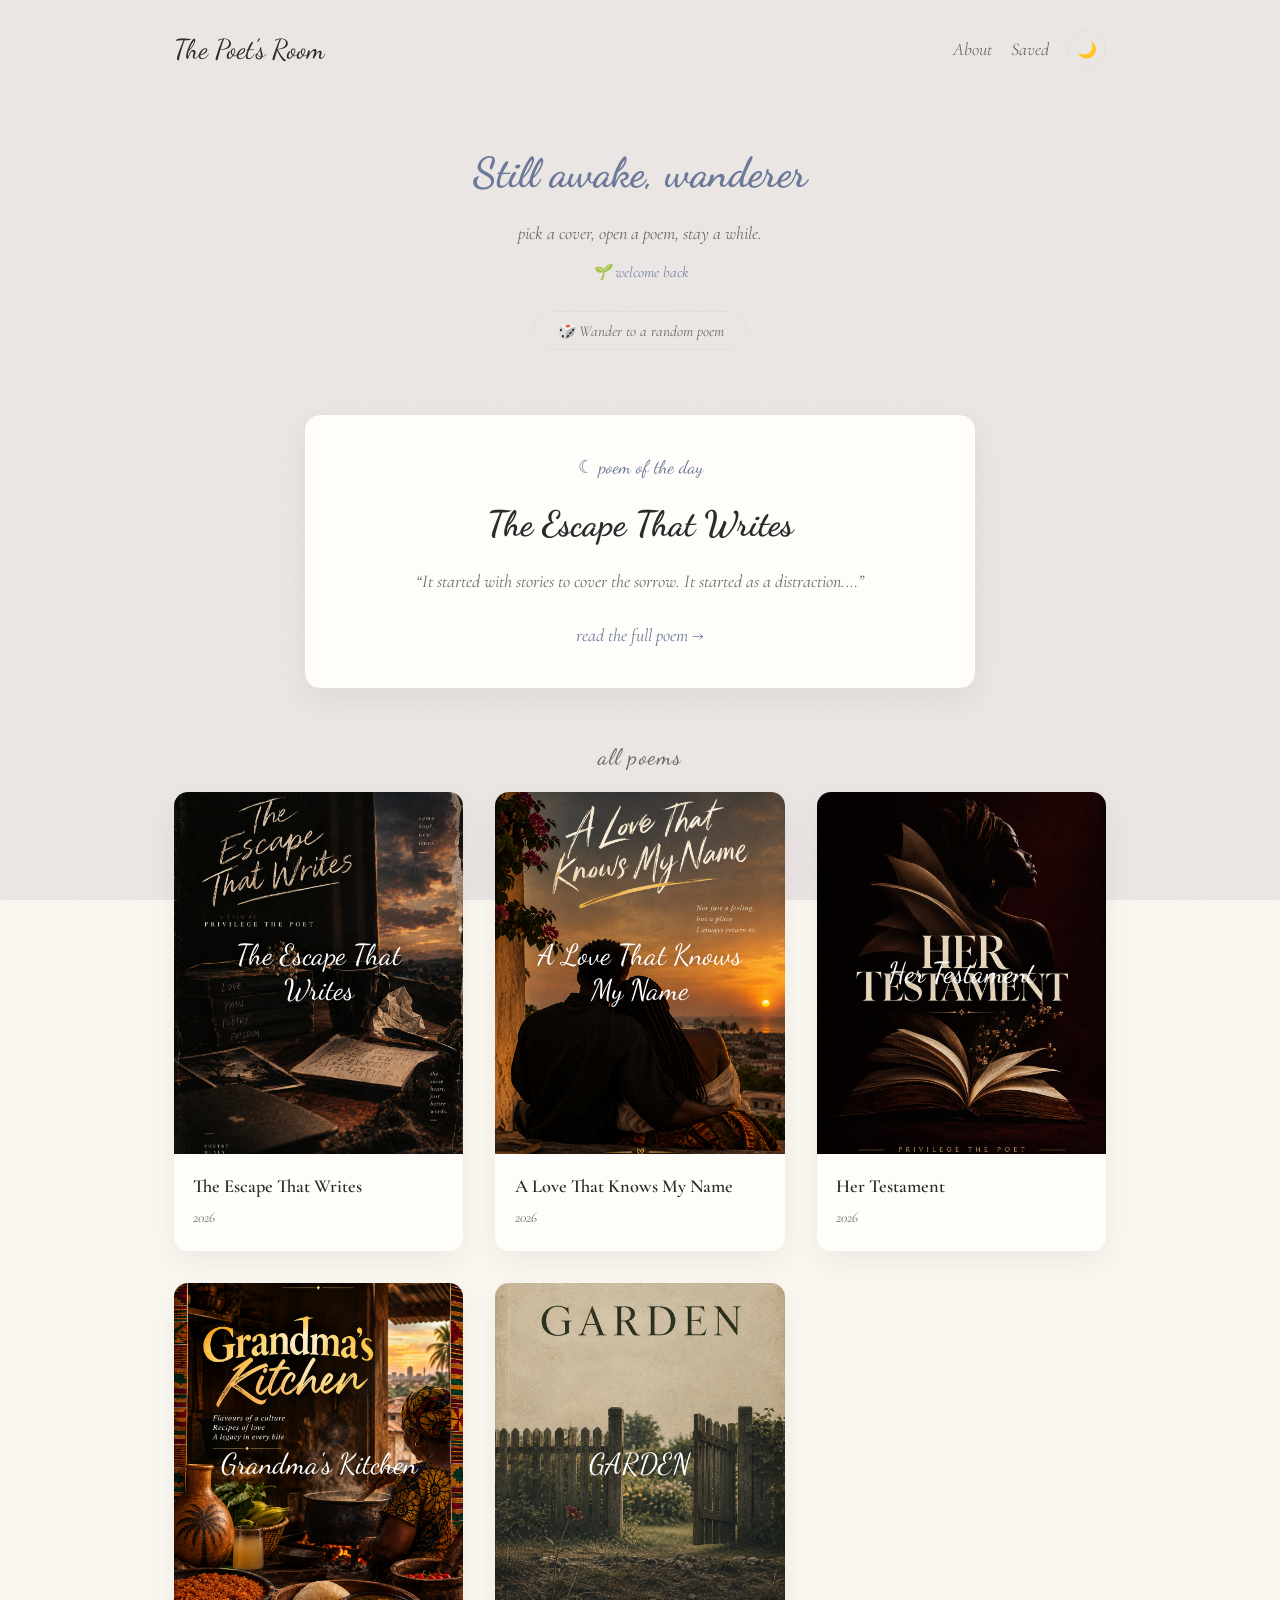
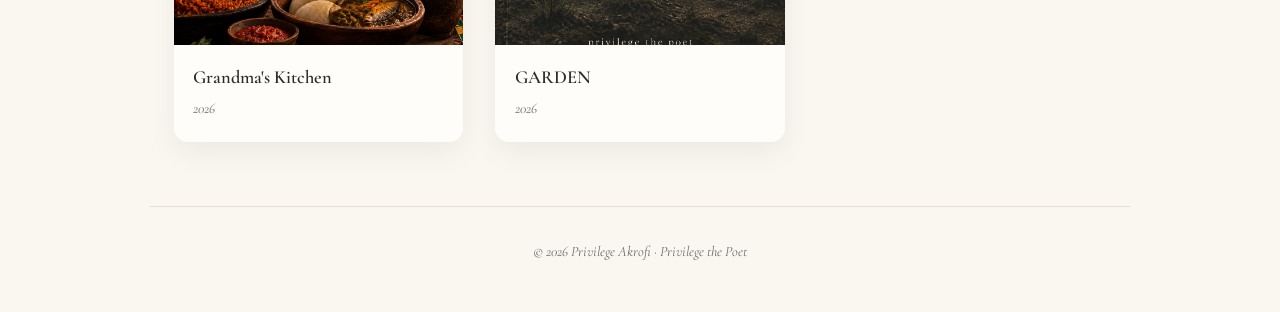
<file: index.html>
<!DOCTYPE html>
<html lang="en">
<head>
  <meta charset="UTF-8" />
  <meta name="viewport" content="width=device-width, initial-scale=1.0" />
  <title>The Poet's Room</title>
  <meta name="description" content="A quiet place for words — poems by Privilege Akrofi (Privilege the Poet)." />
  <link rel="alternate" type="application/rss+xml" title="The Poet's Room" href="feed.xml" />
  <link rel="preconnect" href="https://fonts.googleapis.com" />
  <link rel="preconnect" href="https://fonts.gstatic.com" crossorigin />
  <link href="https://fonts.googleapis.com/css2?family=Cormorant+Garamond:ital,wght@0,400;0,600;1,400;1,600&family=Dancing+Script:wght@500;700&display=swap" rel="stylesheet" />
  <link rel="stylesheet" href="style.css" />
</head>
<body class="loading">

  <div class="scroll-progress" id="scroll-progress"></div>

  <div id="welcome">
    <div class="welcome-inner">
      <h1 class="welcome-title">The Poet's Room</h1>
      <p class="welcome-sub">a quiet place for words</p>
    </div>
  </div>

  <header class="site-header">
    <a href="index.html" class="brand">The Poet's Room</a>
    <nav>
      <a href="about.html">About</a>
      <a href="saved.html">Saved</a>
      <button id="theme-toggle" aria-label="Toggle dark mode">🌙</button>
    </nav>
  </header>

  <main>
    <section class="hero">
      <h2 class="hero-title" id="greeting">Welcome, wanderer</h2>
      <p class="hero-sub">pick a cover, open a poem, stay a while.</p>
      <p class="streak" id="streak"></p>
      <div class="hero-actions">
        <button id="wander-btn" class="btn-soft">🎲 Wander to a random poem</button>
      </div>
    </section>

    <section class="featured" id="featured"></section>

    <section class="poem-grid-section">
      <h3 class="section-label">all poems</h3>
      <div class="poem-grid" id="poem-grid"></div>
    </section>
  </main>

  <footer class="site-footer">
    <p>&copy; <span id="year"></span> Privilege Akrofi · Privilege the Poet</p>
  </footer>

  <script src="poems.js"></script>
  <script src="script.js"></script>
</body>
</html>
</file>
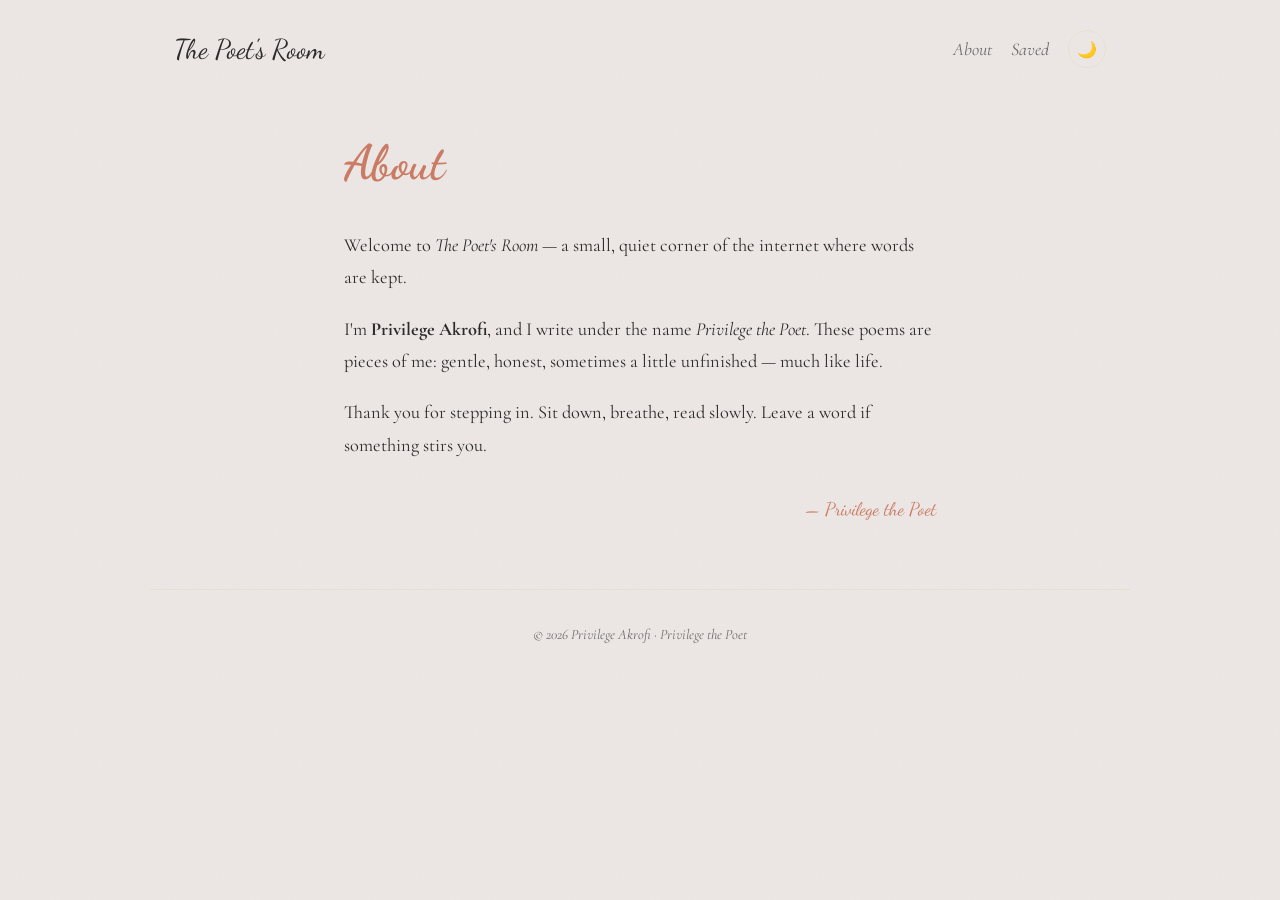
<file: about.html>
<!DOCTYPE html>
<html lang="en">
<head>
  <meta charset="UTF-8" />
  <meta name="viewport" content="width=device-width, initial-scale=1.0" />
  <title>About — The Poet's Room</title>
  <link rel="alternate" type="application/rss+xml" title="The Poet's Room" href="feed.xml" />
  <link rel="preconnect" href="https://fonts.googleapis.com" />
  <link rel="preconnect" href="https://fonts.gstatic.com" crossorigin />
  <link href="https://fonts.googleapis.com/css2?family=Cormorant+Garamond:ital,wght@0,400;0,600;1,400;1,600&family=Dancing+Script:wght@500;700&display=swap" rel="stylesheet" />
  <link rel="stylesheet" href="style.css" />
</head>
<body class="loading">

  <div class="scroll-progress" id="scroll-progress"></div>

  <header class="site-header">
    <a href="index.html" class="brand">The Poet's Room</a>
    <nav>
      <a href="about.html">About</a>
      <a href="saved.html">Saved</a>
      <button id="theme-toggle" aria-label="Toggle dark mode">🌙</button>
    </nav>
  </header>

  <main class="about-page">
    <h1 class="page-title">About</h1>
    <div class="about-body">
      <p>
        Welcome to <em>The Poet's Room</em> — a small, quiet corner of the
        internet where words are kept.
      </p>
      <p>
        I'm <strong>Privilege Akrofi</strong>, and I write under the name
        <em>Privilege the Poet</em>. These poems are pieces of me: gentle,
        honest, sometimes a little unfinished — much like life.
      </p>
      <p>
        Thank you for stepping in. Sit down, breathe, read slowly.
        Leave a word if something stirs you.
      </p>
      <p class="signature">— Privilege the Poet</p>
    </div>
  </main>

  <footer class="site-footer">
    <p>&copy; <span id="year"></span> Privilege Akrofi · Privilege the Poet</p>
  </footer>

  <script src="poems.js"></script>
  <script src="script.js"></script>
</body>
</html>
</file>
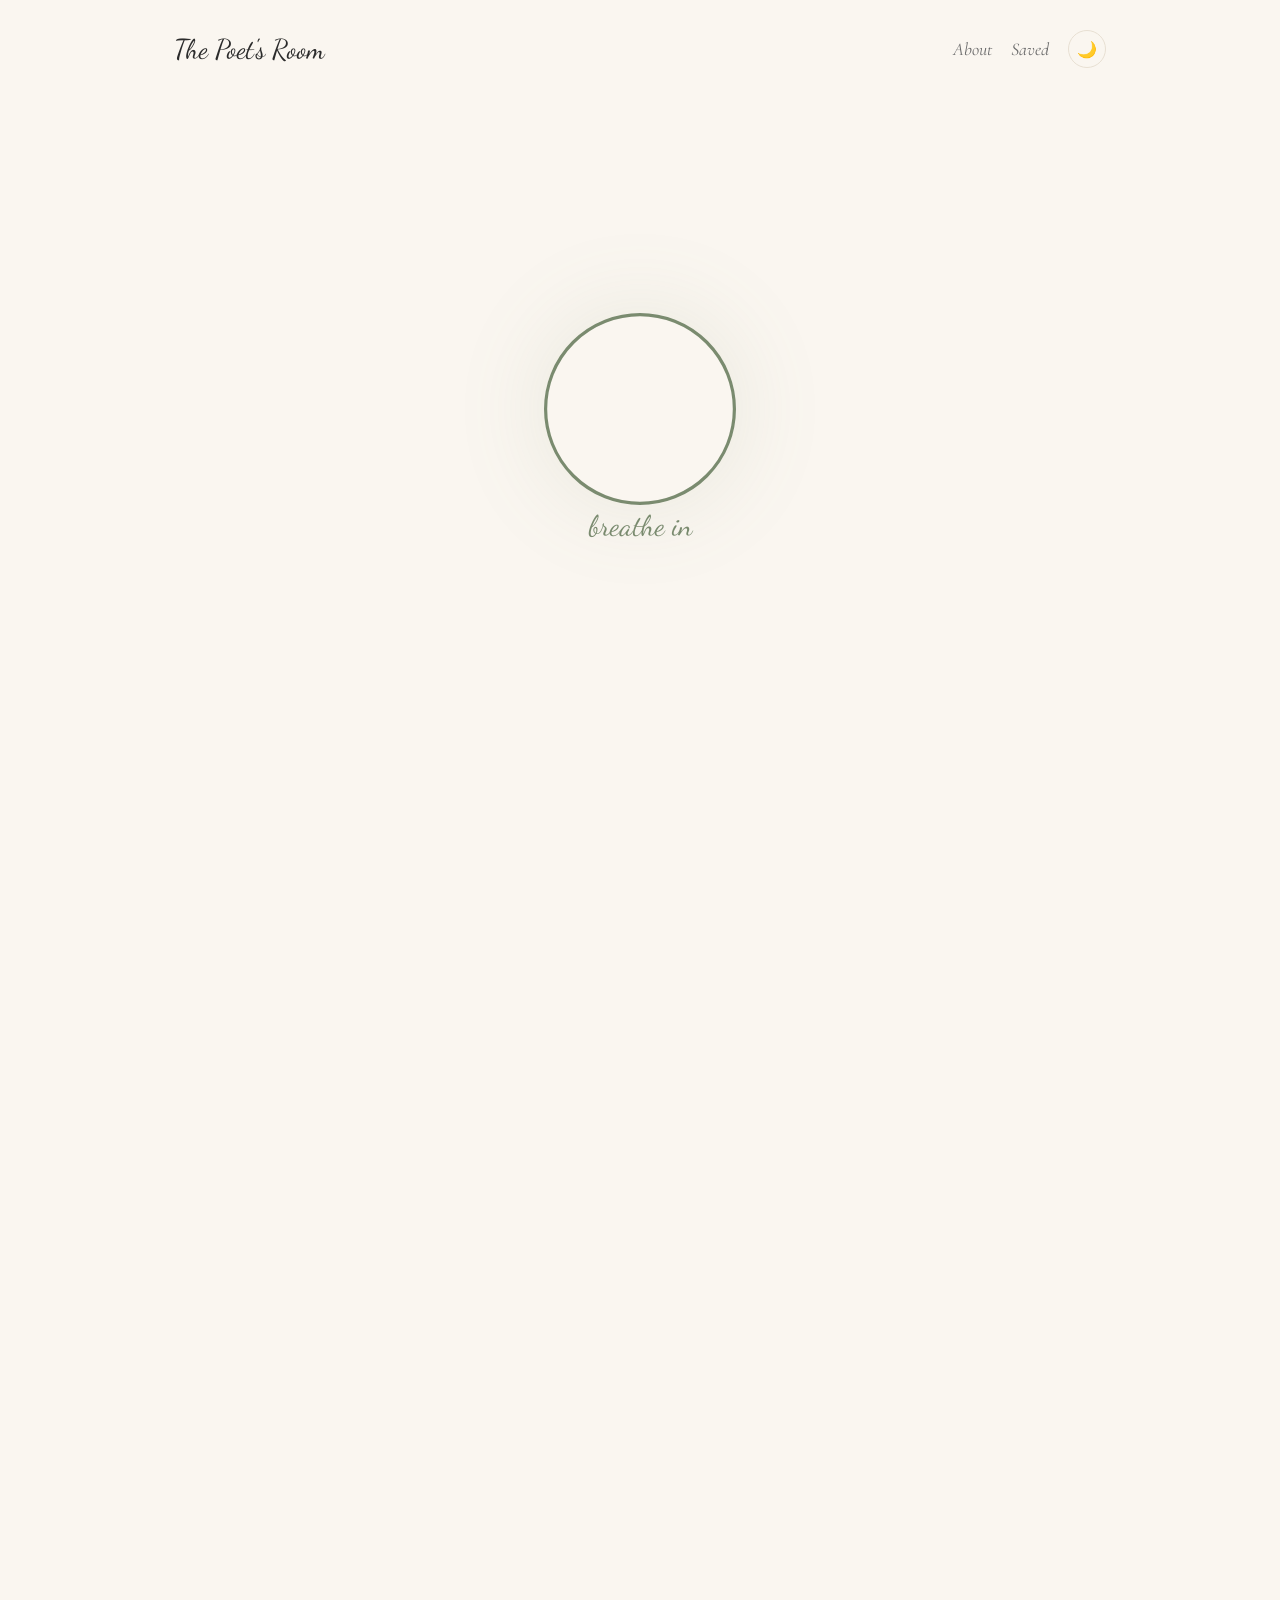
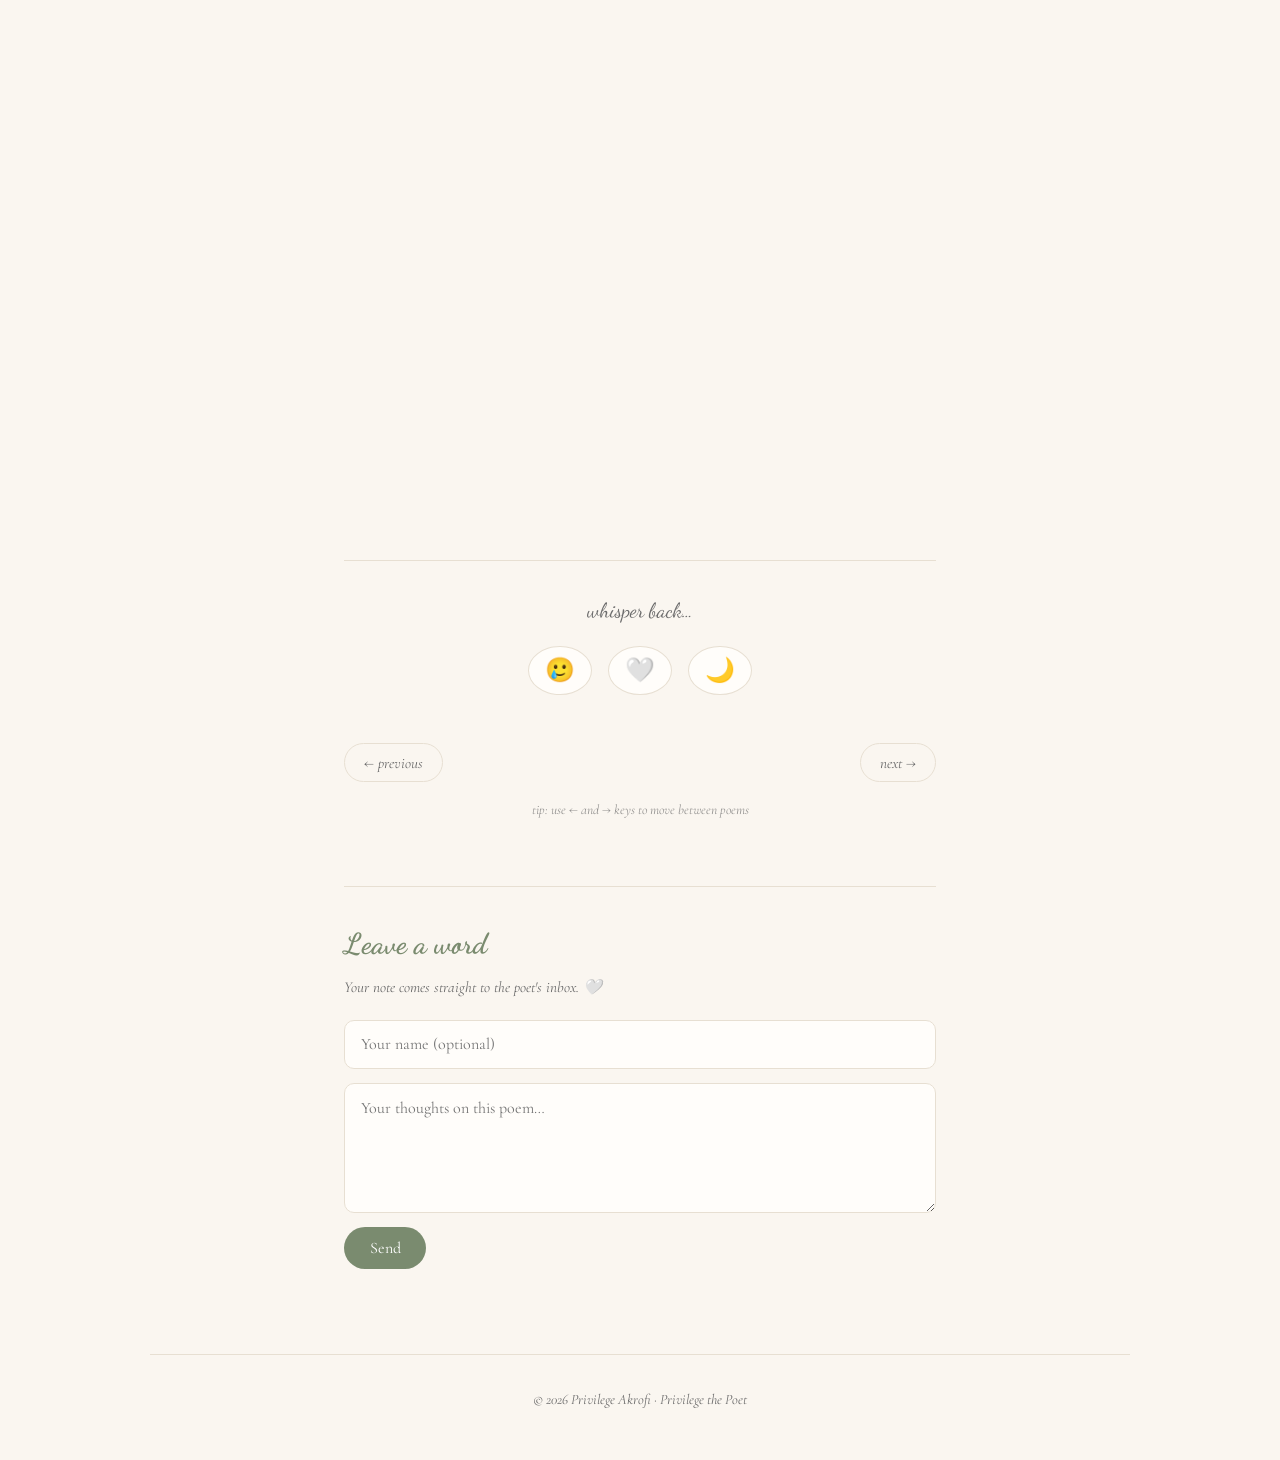
<file: poem.html>
<!DOCTYPE html>
<html lang="en">
<head>
  <meta charset="UTF-8" />
  <meta name="viewport" content="width=device-width, initial-scale=1.0" />
  <title>Poem — The Poet's Room</title>
  <meta name="description" content="A poem from The Poet's Room." />
  <link rel="alternate" type="application/rss+xml" title="The Poet's Room" href="feed.xml" />
  <link rel="preconnect" href="https://fonts.googleapis.com" />
  <link rel="preconnect" href="https://fonts.gstatic.com" crossorigin />
  <link href="https://fonts.googleapis.com/css2?family=Cormorant+Garamond:ital,wght@0,400;0,600;1,400;1,600&family=Dancing+Script:wght@500;700&display=swap" rel="stylesheet" />
  <link rel="stylesheet" href="style.css" />
</head>
<body class="loading">

  <div class="scroll-progress" id="scroll-progress"></div>

  <header class="site-header">
    <a href="index.html" class="brand">The Poet's Room</a>
    <nav>
      <a href="about.html">About</a>
      <a href="saved.html">Saved</a>
      <button id="theme-toggle" aria-label="Toggle dark mode">🌙</button>
    </nav>
  </header>

  <main class="poem-page" id="poem-page">

    <div class="breath-overlay" id="breath-overlay">
      <div class="breath-circle" id="breath-circle"></div>
      <p class="breath-word" id="breath-word">breathe in</p>
    </div>

    <div class="poem-toolbar">
      <a href="index.html" class="back-link">← back to all poems</a>
      <div class="toolbar-actions">
        <button id="bookmark-btn" title="Save this poem">🤍</button>
        <button id="share-btn" title="Make a quote card">🖼️</button>
        <button id="voice-btn" title="Read this poem aloud">🔊</button>
        <button id="focus-toggle" title="Focus reading mode">📖</button>
        <button id="candle-btn" title="Sit with this poem">🕯️</button>
        <button id="font-down" title="Smaller text">A−</button>
        <button id="font-up" title="Larger text">A+</button>
      </div>
    </div>

    <article class="poem-article">
      <div class="poem-cover" id="poem-cover"></div>
      <h1 id="poem-title" class="poem-title"></h1>
      <p id="poem-meta" class="poem-meta"></p>
      <div id="poem-tags" class="poem-tags"></div>
      <div id="poem-body" class="poem-body"></div>
    </article>

    <section class="reactions">
      <p class="reactions-label">whisper back…</p>
      <div class="reaction-buttons">
        <button data-reaction="🥲 moved me" title="Moved me">🥲</button>
        <button data-reaction="🤍 loved it" title="Loved it">🤍</button>
        <button data-reaction="🌙 stayed with me" title="Stayed with me">🌙</button>
      </div>
      <p id="reaction-status" class="reaction-status"></p>
    </section>

    <nav class="poem-nav">
      <button id="prev-poem" class="nav-btn">← previous</button>
      <button id="next-poem" class="nav-btn">next →</button>
    </nav>
    <p class="keyboard-hint">tip: use ← and → keys to move between poems</p>

    <section class="comments">
      <h3>Leave a word</h3>
      <p class="comments-note">Your note comes straight to the poet's inbox. 🤍</p>
      <form id="comment-form" action="https://formspree.io/f/myezjoel" method="POST">
        <input type="hidden" name="poem" id="comment-poem" />
        <input type="text" name="name" placeholder="Your name (optional)" />
        <textarea name="message" rows="5" placeholder="Your thoughts on this poem…" required></textarea>
        <button type="submit">Send</button>
        <p id="form-status" class="form-status"></p>
      </form>
    </section>

    <div class="skip-hint" id="skip-hint">tap anywhere to skip</div>
  </main>

  <footer class="site-footer">
    <p>&copy; <span id="year"></span> Privilege Akrofi · Privilege the Poet</p>
  </footer>

  <div class="quote-modal" id="quote-modal" aria-hidden="true">
    <div class="quote-modal-inner">
      <button class="quote-close" id="quote-close" aria-label="Close">✕</button>
      <canvas id="quote-canvas" width="1080" height="1080"></canvas>
      <div class="quote-controls">
        <label for="quote-line-select">Pick a line</label>
        <select id="quote-line-select"></select>
        <div class="quote-actions">
          <button id="quote-download">Download</button>
          <button id="quote-copy">Copy</button>
        </div>
        <p class="quote-status" id="quote-status"></p>
      </div>
    </div>
  </div>

  <div class="candle-overlay" id="candle-overlay">
    <div class="candle-flame"></div>
    <p class="candle-time" id="candle-time">3:00</p>
    <p class="candle-hint">sit with this poem</p>
    <button class="candle-stop" id="candle-stop">✕ done</button>
  </div>

  <script src="poems.js"></script>
  <script src="script.js"></script>
</body>
</html>
</file>
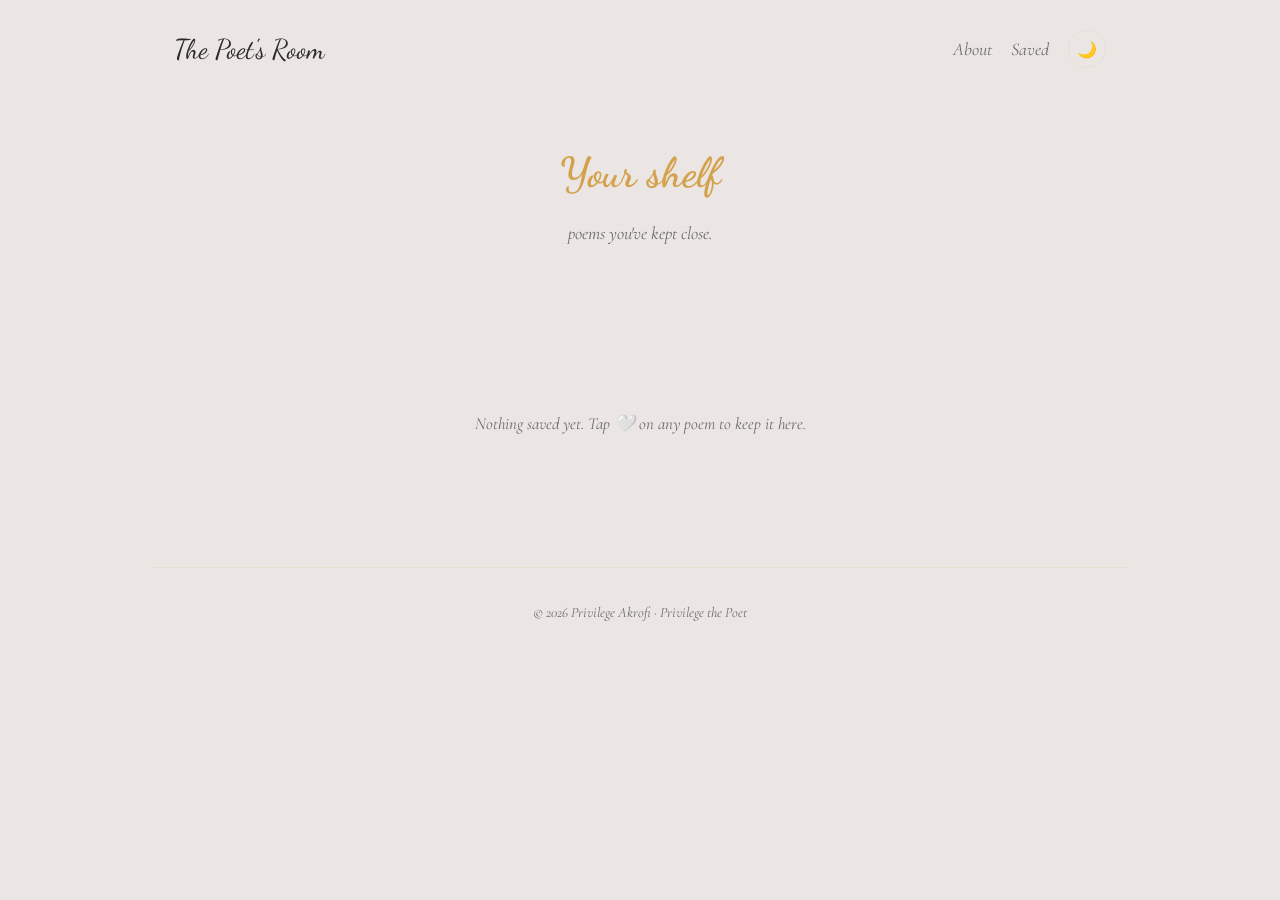
<file: saved.html>
<!DOCTYPE html>
<html lang="en">
<head>
  <meta charset="UTF-8" />
  <meta name="viewport" content="width=device-width, initial-scale=1.0" />
  <title>Saved — The Poet's Room</title>
  <link rel="alternate" type="application/rss+xml" title="The Poet's Room" href="feed.xml" />
  <link rel="preconnect" href="https://fonts.googleapis.com" />
  <link rel="preconnect" href="https://fonts.gstatic.com" crossorigin />
  <link href="https://fonts.googleapis.com/css2?family=Cormorant+Garamond:ital,wght@0,400;0,600;1,400;1,600&family=Dancing+Script:wght@500;700&display=swap" rel="stylesheet" />
  <link rel="stylesheet" href="style.css" />
</head>
<body class="loading">

  <div class="scroll-progress" id="scroll-progress"></div>

  <header class="site-header">
    <a href="index.html" class="brand">The Poet's Room</a>
    <nav>
      <a href="about.html">About</a>
      <a href="saved.html">Saved</a>
      <button id="theme-toggle" aria-label="Toggle dark mode">🌙</button>
    </nav>
  </header>

  <main>
    <section class="hero">
      <h2 class="hero-title">Your shelf</h2>
      <p class="hero-sub">poems you've kept close.</p>
    </section>

    <section class="poem-grid-section">
      <div class="poem-grid" id="saved-grid"></div>
      <p class="empty-shelf" id="empty-shelf" style="display:none;">
        Nothing saved yet. Tap 🤍 on any poem to keep it here.
      </p>
    </section>
  </main>

  <footer class="site-footer">
    <p>&copy; <span id="year"></span> Privilege Akrofi · Privilege the Poet</p>
  </footer>

  <script src="poems.js"></script>
  <script src="script.js"></script>
</body>
</html>
</file>
<file: style.css>
/* =========================================================
   THE POET'S ROOM — STYLES
   ========================================================= */

* { margin: 0; padding: 0; box-sizing: border-box; }

:root {
  --accent: #C97B63;
  --accent-soft: #C97B6320;
  --bg: #FAF6F0;
  --bg-elev: #FFFDFA;
  --ink: #2B2B2B;
  --ink-soft: #6b6b6b;
  --rule: #e7dfd2;
  --shadow: 0 10px 30px rgba(0,0,0,0.06);
  --poem-size: 1.2rem;
  --time-wash: transparent;
}

body.dark {
  --bg: #462639;
  --bg-elev: #563148;
  --ink: #F2E6EC;
  --ink-soft: #C9AEC0;
  --rule: #6B4059;
  --shadow: 0 10px 30px rgba(0,0,0,0.45);
}

html { scroll-behavior: smooth; }

body {
  font-family: 'Cormorant Garamond', Georgia, serif;
  font-size: 18px;
  background: var(--bg);
  color: var(--ink);
  line-height: 1.75;
  transition: background 1.2s ease, color 0.6s ease;
  min-height: 100vh;
  opacity: 0;
  animation: fadeIn 1s ease forwards;
  position: relative;
}

body.loading { opacity: 0; }
@keyframes fadeIn { to { opacity: 1; } }

body::after {
  content: '';
  position: fixed;
  inset: 0;
  background: var(--time-wash);
  pointer-events: none;
  z-index: 0;
  transition: background 2s ease;
}
body.dark::after { background: transparent; }

body::before {
  content: '';
  position: fixed; inset: 0;
  pointer-events: none;
  opacity: 0.04;
  z-index: 1;
  background-image: url("data:image/svg+xml,%3Csvg xmlns='http://www.w3.org/2000/svg' width='200' height='200'%3E%3Cfilter id='n'%3E%3CfeTurbulence type='fractalNoise' baseFrequency='0.9' numOctaves='2'/%3E%3C/filter%3E%3Crect width='100%25' height='100%25' filter='url(%23n)'/%3E%3C/svg%3E");
}
body.dark::before { opacity: 0.06; }

.scroll-progress {
  position: fixed; top: 0; left: 0;
  height: 2px;
  width: 0%;
  background: var(--accent);
  z-index: 1000;
  transition: width 0.15s linear, background 0.5s ease;
}

#welcome {
  position: fixed; inset: 0;
  background: var(--bg);
  display: flex; align-items: center; justify-content: center;
  z-index: 9999;
  animation: welcomeOut 1s ease 2.2s forwards;
  pointer-events: none;
}
@keyframes welcomeOut { to { opacity: 0; visibility: hidden; } }
.welcome-inner { text-align: center; }
.welcome-title {
  font-family: 'Dancing Script', cursive;
  font-size: clamp(2.5rem, 7vw, 4.5rem);
  color: var(--accent);
  opacity: 0;
  animation: riseIn 1.2s ease 0.2s forwards;
}
.welcome-sub {
  font-style: italic;
  color: var(--ink-soft);
  margin-top: 0.5rem;
  opacity: 0;
  animation: riseIn 1.2s ease 0.7s forwards;
}
@keyframes riseIn {
  from { opacity: 0; transform: translateY(14px); }
  to   { opacity: 1; transform: translateY(0); }
}

.site-header {
  display: flex; justify-content: space-between; align-items: center;
  max-width: 980px; margin: 0 auto;
  padding: 1.6rem 1.5rem 1rem;
  position: relative; z-index: 5;
  transition: opacity 0.5s ease;
}
.brand {
  font-family: 'Dancing Script', cursive;
  font-size: 1.7rem;
  color: var(--ink);
  text-decoration: none;
  transition: color 0.4s;
}
.brand:hover { color: var(--accent); }

.site-header nav { display: flex; align-items: center; gap: 1.2rem; }
.site-header nav a {
  color: var(--ink-soft);
  text-decoration: none;
  font-style: italic;
  transition: color 0.3s;
}
.site-header nav a:hover { color: var(--accent); }

#theme-toggle {
  background: none; border: 1px solid var(--rule);
  border-radius: 50%;
  width: 38px; height: 38px;
  cursor: pointer;
  font-size: 1rem;
  transition: transform 0.4s ease, border-color 0.3s;
}
#theme-toggle:hover { transform: rotate(20deg); border-color: var(--accent); }

.hero { text-align: center; padding: 3rem 1.5rem 1rem; position: relative; z-index: 2; }
.hero-title {
  font-family: 'Dancing Script', cursive;
  font-size: clamp(1.8rem, 4vw, 2.6rem);
  color: var(--accent);
  margin-bottom: 0.5rem;
}
.hero-sub { font-style: italic; color: var(--ink-soft); }

.streak {
  margin-top: 0.6rem;
  font-style: italic;
  font-size: 0.95rem;
  color: var(--accent);
  opacity: 0.9;
  min-height: 1.2em;
}

.hero-actions { margin-top: 1.6rem; }
.btn-soft {
  font-family: inherit;
  font-size: 0.95rem;
  font-style: italic;
  padding: 0.6rem 1.4rem;
  border: 1px solid var(--rule);
  border-radius: 999px;
  background: transparent;
  color: var(--ink-soft);
  cursor: pointer;
  transition: all 0.35s ease;
}
.btn-soft:hover {
  color: var(--accent);
  border-color: var(--accent);
  transform: translateY(-2px);
  box-shadow: 0 6px 18px var(--accent-soft);
}

.featured {
  max-width: 720px;
  margin: 3rem auto 1rem;
  padding: 0 1.5rem;
  position: relative; z-index: 2;
}
.featured-card {
  background: var(--bg-elev);
  border-radius: 16px;
  padding: 2.2rem 2rem;
  box-shadow: var(--shadow);
  text-align: center;
  animation: riseIn 1s ease both;
  border: 1px solid var(--rule);
}
.featured-label {
  font-family: 'Dancing Script', cursive;
  font-size: 1.15rem;
  color: var(--accent);
  margin-bottom: 0.7rem;
}
.featured-title {
  font-family: 'Dancing Script', cursive;
  font-size: clamp(1.6rem, 4vw, 2.2rem);
  margin-bottom: 0.5rem;
}
.featured-excerpt {
  font-style: italic;
  color: var(--ink-soft);
  margin-bottom: 1.4rem;
  line-height: 1.9;
}
.featured-link {
  display: inline-block;
  color: var(--accent);
  text-decoration: none;
  font-style: italic;
  border-bottom: 1px solid transparent;
  transition: border-color 0.3s;
}
.featured-link:hover { border-bottom-color: var(--accent); }

.poem-grid-section { position: relative; z-index: 2; }
.section-label {
  text-align: center;
  font-family: 'Dancing Script', cursive;
  font-size: 1.4rem;
  color: var(--ink-soft);
  font-weight: 500;
  margin: 3rem 0 1rem;
  letter-spacing: 0.05em;
}

.poem-grid {
  max-width: 980px;
  margin: 1rem auto 4rem;
  padding: 0 1.5rem;
  display: grid;
  grid-template-columns: repeat(auto-fill, minmax(260px, 1fr));
  gap: 2rem;
}

.poem-card {
  background: var(--bg-elev);
  border-radius: 14px;
  overflow: hidden;
  box-shadow: var(--shadow);
  cursor: pointer;
  opacity: 0;
  transform: translateY(20px);
  animation: cardIn 0.9s ease forwards;
  transition: transform 0.5s cubic-bezier(0.2, 0.8, 0.2, 1),
              box-shadow 0.5s ease;
  text-decoration: none;
  color: inherit;
  display: block;
}
.poem-card:nth-child(1) { animation-delay: 0.05s; }
.poem-card:nth-child(2) { animation-delay: 0.15s; }
.poem-card:nth-child(3) { animation-delay: 0.25s; }
.poem-card:nth-child(4) { animation-delay: 0.35s; }
.poem-card:nth-child(5) { animation-delay: 0.45s; }
.poem-card:nth-child(6) { animation-delay: 0.55s; }
@keyframes cardIn { to { opacity: 1; transform: translateY(0); } }

.poem-card:hover {
  transform: translateY(-6px) scale(1.01);
  box-shadow: 0 18px 40px rgba(0,0,0,0.12);
}
.poem-card:active { transform: scale(0.99); }

.poem-card-cover {
  aspect-ratio: 4 / 5;
  background-size: cover;
  background-position: center;
  display: flex; align-items: center; justify-content: center;
  text-align: center;
  padding: 1.5rem;
  transition: transform 0.8s cubic-bezier(0.2, 0.8, 0.2, 1);
}
.poem-card:hover .poem-card-cover { transform: scale(1.03); }

.poem-card-cover .cover-title {
  font-family: 'Dancing Script', cursive;
  font-size: 1.8rem;
  color: #fff;
  text-shadow: 0 2px 14px rgba(0,0,0,0.35);
  line-height: 1.2;
}

.poem-card-meta { padding: 1rem 1.2rem 1.3rem; }
.poem-card-meta h3 {
  font-weight: 600;
  font-size: 1.15rem;
  margin-bottom: 0.2rem;
}
.poem-card-meta .date {
  font-style: italic;
  color: var(--ink-soft);
  font-size: 0.9rem;
}

.poem-page {
  max-width: 640px;
  margin: 1rem auto 4rem;
  padding: 0 1.5rem;
  animation: pageIn 0.8s ease;
  position: relative; z-index: 2;
}
@keyframes pageIn {
  from { opacity: 0; transform: translateY(18px); }
  to   { opacity: 1; transform: translateY(0); }
}

.poem-toolbar {
  display: flex;
  justify-content: space-between;
  align-items: center;
  margin-bottom: 2rem;
  flex-wrap: wrap;
  gap: 0.8rem;
}
.back-link {
  color: var(--ink-soft);
  text-decoration: none;
  font-style: italic;
  transition: color 0.3s;
}
.back-link:hover { color: var(--accent); }

.toolbar-actions { display: flex; gap: 0.5rem; flex-wrap: wrap; }
.toolbar-actions button {
  font-family: inherit;
  font-size: 0.85rem;
  padding: 0.4rem 0.75rem;
  border: 1px solid var(--rule);
  border-radius: 999px;
  background: transparent;
  color: var(--ink-soft);
  cursor: pointer;
  transition: all 0.3s;
}
.toolbar-actions button:hover {
  color: var(--accent);
  border-color: var(--accent);
}
#bookmark-btn.saved {
  border-color: var(--accent);
  color: var(--accent);
  box-shadow: 0 0 0 3px var(--accent-soft);
}
#voice-btn.speaking {
  border-color: var(--accent);
  color: var(--accent);
  box-shadow: 0 0 0 3px var(--accent-soft);
  animation: pulse 1.4s ease-in-out infinite;
}
@keyframes pulse {
  0%, 100% { box-shadow: 0 0 0 3px var(--accent-soft); }
  50%      { box-shadow: 0 0 0 8px transparent; }
}

.poem-cover {
  aspect-ratio: 16 / 10;
  border-radius: 14px;
  background-size: cover;
  background-position: center;
  margin-bottom: 2rem;
  box-shadow: var(--shadow);
  display: flex; align-items: center; justify-content: center;
}
.poem-cover .cover-title {
  font-family: 'Dancing Script', cursive;
  font-size: clamp(2rem, 5vw, 3rem);
  color: #fff;
  text-shadow: 0 2px 16px rgba(0,0,0,0.4);
  text-align: center;
  padding: 1rem;
}

.poem-title {
  font-family: 'Dancing Script', cursive;
  font-size: clamp(2rem, 5vw, 3rem);
  color: var(--accent);
  font-weight: 500;
  margin-bottom: 0.4rem;
  line-height: 1.1;
}
.poem-meta {
  font-style: italic;
  color: var(--ink-soft);
  font-size: 0.95rem;
  margin-bottom: 1rem;
}
.poem-tags {
  display: flex; flex-wrap: wrap; gap: 0.5rem;
  margin-bottom: 2rem;
}
.poem-tags span {
  font-size: 0.8rem;
  font-style: italic;
  padding: 0.2rem 0.8rem;
  border: 1px solid var(--rule);
  border-radius: 999px;
  color: var(--ink-soft);
}

.poem-body p,
.poem-body .line {
  font-size: var(--poem-size);
  line-height: 2;
  transition: font-size 0.3s ease;
}
.poem-body .line.reading {
  color: var(--accent);
  transition: color 0.3s ease;
}

/* ---------- Rich poem elements ---------- */
.poem-body .rich {
  margin-bottom: 1.4em;
  white-space: normal;
}
.poem-body em {
  font-style: italic;
  color: var(--accent);
  font-family: 'Cormorant Garamond', Georgia, serif;
}
.poem-body .opener {
  font-family: 'Cormorant Garamond', Georgia, serif;
  font-style: italic;
  font-size: 1.35em;
  color: var(--accent);
  margin-bottom: 1.4em;
}
.poem-body .divider {
  display: flex;
  align-items: center;
  justify-content: center;
  gap: 0.75em;
  margin: 2.2em 0 1.6em;
  color: var(--accent);
  opacity: 0.85;
}
.poem-body .divider::before,
.poem-body .divider::after {
  content: "";
  flex: 1;
  height: 1px;
  background: linear-gradient(to right, transparent, var(--rule), transparent);
}
.poem-body .divider span {
  font-family: 'Cormorant Garamond', Georgia, serif;
  font-style: italic;
  font-size: 0.95em;
  color: var(--ink-soft);
  white-space: nowrap;
  letter-spacing: 0.04em;
}

/* ---------- Skip hint ---------- */
.skip-hint {
  position: fixed;
  bottom: 2rem;
  left: 50%;
  transform: translateX(-50%);
  font-family: 'Cormorant Garamond', Georgia, serif;
  font-style: italic;
  font-size: 0.9rem;
  color: var(--ink-soft);
  background: var(--bg-elev);
  padding: 0.5rem 1.2rem;
  border: 1px solid var(--rule);
  border-radius: 999px;
  box-shadow: var(--shadow);
  opacity: 0;
  pointer-events: none;
  transition: opacity 0.8s ease;
  z-index: 500;
  letter-spacing: 0.02em;
}
.skip-hint.visible {
  opacity: 0.95;
}

body.focus-mode .site-header,
body.focus-mode .site-footer,
body.focus-mode .comments,
body.focus-mode .reactions,
body.focus-mode .poem-nav,
body.focus-mode .keyboard-hint,
body.focus-mode .scroll-progress {
  opacity: 0;
  pointer-events: none;
  transition: opacity 0.5s ease;
}
body.focus-mode .poem-page { max-width: 560px; }

.reactions {
  margin-top: 3rem;
  padding-top: 2rem;
  border-top: 1px solid var(--rule);
  text-align: center;
  transition: opacity 0.5s ease;
}
.reactions-label {
  font-family: 'Dancing Script', cursive;
  font-size: 1.3rem;
  color: var(--ink-soft);
  margin-bottom: 1rem;
}
.reaction-buttons { display: flex; justify-content: center; gap: 1rem; }
.reaction-buttons button {
  font-size: 1.5rem;
  padding: 0.6rem 1rem;
  border: 1px solid var(--rule);
  border-radius: 50%;
  background: var(--bg-elev);
  cursor: pointer;
  transition: transform 0.4s cubic-bezier(0.2, 0.8, 0.2, 1),
              border-color 0.3s, box-shadow 0.3s;
}
.reaction-buttons button:hover {
  transform: translateY(-4px) scale(1.1);
  border-color: var(--accent);
  box-shadow: 0 8px 20px var(--accent-soft);
}
.reaction-buttons button.chosen {
  border-color: var(--accent);
  box-shadow: 0 0 0 3px var(--accent-soft);
  transform: scale(1.05);
}
.reaction-status {
  margin-top: 0.8rem;
  font-style: italic;
  color: var(--accent);
  font-size: 0.95rem;
}

.poem-nav {
  display: flex;
  justify-content: space-between;
  margin-top: 3rem;
  gap: 1rem;
}
.nav-btn {
  font-family: inherit;
  font-size: 0.95rem;
  font-style: italic;
  padding: 0.6rem 1.2rem;
  border: 1px solid var(--rule);
  border-radius: 999px;
  background: transparent;
  color: var(--ink-soft);
  cursor: pointer;
  transition: all 0.3s;
}
.nav-btn:hover:not(:disabled) {
  color: var(--accent);
  border-color: var(--accent);
  transform: translateY(-2px);
}
.nav-btn:disabled { opacity: 0.35; cursor: not-allowed; }

.keyboard-hint {
  text-align: center;
  font-style: italic;
  color: var(--ink-soft);
  font-size: 0.85rem;
  margin-top: 1rem;
  opacity: 0.7;
}

.comments {
  margin-top: 4rem;
  padding-top: 2rem;
  border-top: 1px solid var(--rule);
  transition: opacity 0.5s ease;
}
.comments h3 {
  font-family: 'Dancing Script', cursive;
  font-size: 1.8rem;
  color: var(--accent);
  margin-bottom: 0.3rem;
}
.comments-note {
  font-style: italic;
  color: var(--ink-soft);
  margin-bottom: 1.2rem;
  font-size: 0.95rem;
}
#comment-form { display: flex; flex-direction: column; gap: 0.9rem; }
#comment-form input,
#comment-form textarea {
  font-family: inherit;
  font-size: 1rem;
  padding: 0.85rem 1rem;
  border: 1px solid var(--rule);
  border-radius: 10px;
  background: var(--bg-elev);
  color: var(--ink);
  resize: vertical;
  transition: border-color 0.3s, box-shadow 0.3s;
}
#comment-form input:focus,
#comment-form textarea:focus {
  outline: none;
  border-color: var(--accent);
  box-shadow: 0 0 0 3px var(--accent-soft);
}
#comment-form button {
  align-self: flex-start;
  font-family: inherit;
  font-size: 1rem;
  padding: 0.7rem 1.6rem;
  border: none;
  border-radius: 999px;
  background: var(--accent);
  color: #fff;
  cursor: pointer;
  transition: transform 0.3s, box-shadow 0.3s;
}
#comment-form button:hover {
  transform: translateY(-2px);
  box-shadow: 0 8px 20px var(--accent-soft);
}
.form-status { font-style: italic; color: var(--accent); margin-top: 0.4rem; }

.about-page {
  max-width: 640px;
  margin: 2rem auto 4rem;
  padding: 0 1.5rem;
  animation: pageIn 0.8s ease;
  position: relative; z-index: 2;
}
.page-title {
  font-family: 'Dancing Script', cursive;
  font-size: clamp(2.2rem, 5vw, 3rem);
  color: var(--accent);
  margin-bottom: 1.5rem;
}
.about-body p { margin-bottom: 1.2rem; font-size: 1.15rem; }
.signature {
  font-family: 'Dancing Script', cursive;
  font-size: 1.5rem;
  color: var(--accent);
  text-align: right;
  margin-top: 2rem;
}

.site-footer {
  text-align: center;
  padding: 2rem 1rem 3rem;
  color: var(--ink-soft);
  font-style: italic;
  font-size: 0.9rem;
  border-top: 1px solid var(--rule);
  max-width: 980px;
  margin: 4rem auto 0;
  transition: opacity 0.5s ease;
  position: relative; z-index: 2;
}

.empty-shelf {
  text-align: center;
  font-style: italic;
  color: var(--ink-soft);
  padding: 4rem 1.5rem;
  font-size: 1.05rem;
}

.quote-modal {
  position: fixed; inset: 0;
  background: rgba(20, 18, 15, 0.75);
  backdrop-filter: blur(6px);
  display: flex; align-items: center; justify-content: center;
  z-index: 10000;
  opacity: 0; visibility: hidden;
  transition: opacity 0.4s ease, visibility 0.4s ease;
  padding: 1rem;
  overflow-y: auto;
}
.quote-modal.open { opacity: 1; visibility: visible; }

.quote-modal-inner {
  background: var(--bg-elev);
  border-radius: 18px;
  padding: 1.5rem;
  max-width: 520px;
  width: 100%;
  box-shadow: 0 30px 80px rgba(0,0,0,0.4);
  position: relative;
  transform: translateY(20px);
  transition: transform 0.45s cubic-bezier(0.2, 0.8, 0.2, 1);
  max-height: 95vh;
  overflow-y: auto;
}
.quote-modal.open .quote-modal-inner { transform: translateY(0); }

.quote-close {
  position: absolute; top: 0.8rem; right: 0.8rem;
  background: transparent;
  border: 1px solid var(--rule);
  border-radius: 50%;
  width: 34px; height: 34px;
  cursor: pointer;
  color: var(--ink-soft);
  font-size: 0.9rem;
  transition: all 0.3s;
}
.quote-close:hover { color: var(--accent); border-color: var(--accent); }

#quote-canvas {
  width: 100%;
  height: auto;
  border-radius: 10px;
  display: block;
  margin-bottom: 1.2rem;
  background: #FAF6F0;
}

.quote-controls label {
  display: block;
  font-style: italic;
  font-size: 0.9rem;
  color: var(--ink-soft);
  margin-bottom: 0.4rem;
}
.quote-controls select {
  width: 100%;
  font-family: inherit;
  font-size: 0.95rem;
  padding: 0.6rem 0.8rem;
  border: 1px solid var(--rule);
  border-radius: 8px;
  background: var(--bg);
  color: var(--ink);
  margin-bottom: 1rem;
}
.quote-actions { display: flex; gap: 0.7rem; margin-bottom: 0.6rem; }
.quote-actions button {
  flex: 1;
  font-family: inherit;
  font-size: 0.95rem;
  padding: 0.7rem 1rem;
  border: 1px solid var(--accent);
  border-radius: 999px;
  background: var(--accent);
  color: #fff;
  cursor: pointer;
  transition: transform 0.3s, box-shadow 0.3s;
}
.quote-actions button:hover {
  transform: translateY(-2px);
  box-shadow: 0 8px 20px var(--accent-soft);
}
.quote-actions button#quote-copy {
  background: transparent;
  color: var(--accent);
}
.quote-status {
  font-style: italic;
  color: var(--accent);
  font-size: 0.9rem;
  text-align: center;
  min-height: 1.2em;
}

/* ---------- Breath prelude ---------- */
.breath-overlay {
  position: fixed;
  inset: 0;
  background: var(--bg);
  display: flex;
  flex-direction: column;
  align-items: center;
  justify-content: center;
  z-index: 9998;
  transition: opacity 1s ease, visibility 1s ease;
  cursor: pointer;
}
.breath-overlay.done {
  opacity: 0;
  visibility: hidden;
}
.breath-circle {
  width: 120px;
  height: 120px;
  border-radius: 50%;
  border: 2px solid var(--accent);
  transition: transform 4s ease-in-out, box-shadow 4s ease-in-out;
}
.breath-circle.in {
  transform: scale(1.6);
  box-shadow: 0 0 60px var(--accent-soft);
}
.breath-circle.out {
  transform: scale(1);
  box-shadow: 0 0 0 transparent;
}
.breath-word {
  margin-top: 2rem;
  font-family: 'Dancing Script', cursive;
  font-size: 1.8rem;
  color: var(--accent);
  transition: opacity 0.4s ease;
}

/* ---------- Typing cursor ---------- */
.poem-body .typing-line {
  opacity: 1;
  transform: none;
  animation: none;
}
.poem-body .typing-line::after {
  content: '|';
  color: var(--accent);
  animation: blink 0.9s steps(2) infinite;
  margin-left: 2px;
}
.poem-body .typing-line.finished::after {
  content: '';
}
@keyframes blink {
  50% { opacity: 0; }
}

#candle-btn.active {
  border-color: var(--accent);
  color: var(--accent);
  box-shadow: 0 0 0 3px var(--accent-soft);
}

.candle-overlay {
  position: fixed;
  inset: 0;
  background: rgba(0, 0, 0, 0.65);
  backdrop-filter: blur(8px);
  display: flex;
  flex-direction: column;
  align-items: center;
  justify-content: center;
  z-index: 9999;
  opacity: 0;
  visibility: hidden;
  transition: opacity 0.6s ease, visibility 0.6s ease;
}
.candle-overlay.open {
  opacity: 1;
  visibility: visible;
}
.candle-flame {
  width: 30px;
  height: 45px;
  background: radial-gradient(circle at 50% 70%, #ffd166, #ff8c42 60%, #d64545 100%);
  border-radius: 50% 50% 50% 50% / 60% 60% 40% 40%;
  filter: blur(1px);
  animation: flicker 1.8s infinite ease-in-out;
  box-shadow: 0 0 60px 20px rgba(255, 180, 100, 0.35);
  margin-bottom: 3rem;
}
@keyframes flicker {
  0%, 100% { transform: scale(1) rotate(-1deg); opacity: 1; }
  25%      { transform: scale(1.05) rotate(1deg); opacity: 0.95; }
  50%      { transform: scale(0.97) rotate(-1deg); opacity: 1; }
  75%      { transform: scale(1.03) rotate(2deg); opacity: 0.92; }
}
.candle-time {
  font-family: 'Cormorant Garamond', Georgia, serif;
  font-size: 3rem;
  color: #F2E6EC;
  letter-spacing: 0.05em;
  margin-bottom: 0.5rem;
}
.candle-hint {
  font-style: italic;
  color: #C9AEC0;
  font-size: 1.1rem;
  margin-bottom: 2rem;
}
.candle-stop {
  font-family: inherit;
  font-size: 0.95rem;
  font-style: italic;
  padding: 0.6rem 1.6rem;
  border: 1px solid rgba(255, 255, 255, 0.3);
  border-radius: 999px;
  background: transparent;
  color: #F2E6EC;
  cursor: pointer;
  transition: all 0.3s;
}
.candle-stop:hover {
  border-color: var(--accent);
  color: var(--accent);
}

@media (max-width: 520px) {
  .poem-grid { grid-template-columns: 1fr; gap: 1.5rem; }
  .brand { font-size: 1.4rem; }
  .site-header nav a { font-size: 0.95rem; }
  .poem-toolbar { justify-content: center; }
  .poem-nav { flex-direction: column; }
  .nav-btn { width: 100%; }
  .quote-modal-inner { padding: 1rem; }
  .quote-actions { flex-direction: column; }
  .breath-word { font-size: 1.4rem; }
  .candle-time { font-size: 2.4rem; }
  .candle-flame { width: 24px; height: 36px; }
  .skip-hint { bottom: 1rem; font-size: 0.8rem; padding: 0.4rem 1rem; }
}
</file>
